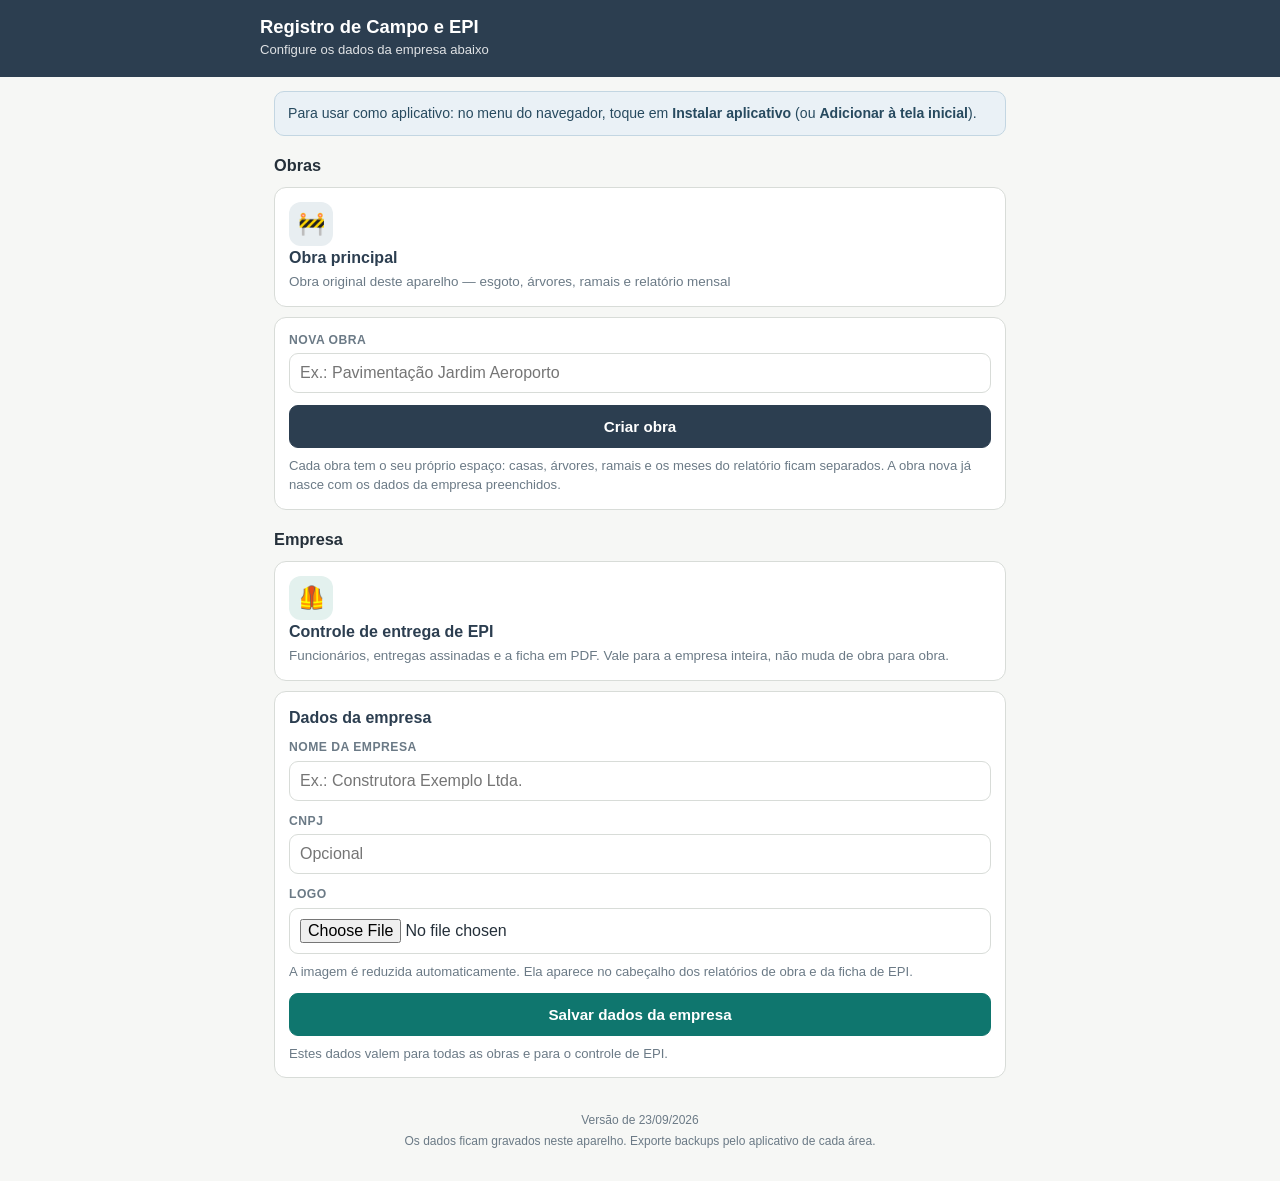
<file: index.html>
<!DOCTYPE html>
<html lang="pt-BR">
<head>
<meta charset="utf-8">
<meta name="viewport" content="width=device-width, initial-scale=1, viewport-fit=cover">
<meta name="theme-color" content="#2c3e50">
<title>Registro de Campo e EPI</title>
<link rel="manifest" href="manifest.webmanifest">
<link rel="icon" href="icone-192.png">
<link rel="apple-touch-icon" href="icone-192.png">
<style>
:root{
  --azul:#2f6f8f;
  --escuro:#2c3e50;
  --fundo:#f6f7f5;
  --borda:#d8dcd8;
  --texto:#25303a;
  --suave:#6b7a86;
  --verde:#0f766e;
  --vermelho:#c0392b;
}
*{box-sizing:border-box;-webkit-tap-highlight-color:transparent}
html,body{margin:0;padding:0}
body{
  font-family:-apple-system,BlinkMacSystemFont,"Segoe UI",Roboto,Arial,sans-serif;
  background:var(--fundo);color:var(--texto);font-size:16px;line-height:1.45;padding-bottom:30px;
}
header{background:var(--escuro);color:#fff;padding:16px 14px 18px}
header .interno{max-width:760px;margin:0 auto;display:flex;align-items:center;gap:12px}
header img.logo{height:46px;max-width:120px;object-fit:contain;background:#fff;border-radius:8px;padding:4px}
header .tit{font-size:1.15rem;font-weight:700;line-height:1.2}
header .emp{font-size:.82rem;opacity:.85;margin-top:2px}
main{max-width:760px;margin:0 auto;padding:14px}
h2{font-size:1.02rem;margin:18px 0 10px}
.cartao{background:#fff;border:1px solid var(--borda);border-radius:12px;padding:14px;margin-bottom:10px}
a.cartao{display:block;text-decoration:none;color:inherit}
a.cartao:active{background:#f0f3f4}
.cartao .nome{font-weight:700;color:var(--escuro);display:block}
.cartao .det{font-size:.84rem;color:var(--suave);margin-top:3px;display:block}
.destaque > span:last-child{min-width:0}
.destaque{display:flex;align-items:center;gap:12px}
.destaque .selo{
  width:44px;height:44px;border-radius:12px;flex:none;display:flex;align-items:center;
  justify-content:center;font-size:22px;background:#e8eef1;
}
.destaque.epi .selo{background:#e3f1ee}
label{display:block;font-size:.76rem;font-weight:600;color:var(--suave);
  text-transform:uppercase;letter-spacing:.04em;margin-bottom:4px}
input[type=text],input[type=file]{
  width:100%;padding:10px;border:1px solid var(--borda);border-radius:9px;
  font-size:16px;font-family:inherit;background:#fff;color:var(--texto);
}
.campo{margin-bottom:12px}
button{
  display:inline-flex;align-items:center;justify-content:center;gap:6px;width:100%;
  padding:12px 16px;border-radius:9px;border:1px solid var(--borda);background:#fff;
  color:var(--texto);font-size:.95rem;font-weight:600;font-family:inherit;cursor:pointer;
}
button.primario{background:var(--verde);border-color:var(--verde);color:#fff}
button.escuro{background:var(--escuro);border-color:var(--escuro);color:#fff}
.vazio{color:var(--suave);text-align:center;padding:18px 10px;font-size:.92rem}
.ajuda{font-size:.82rem;color:var(--suave);margin-top:8px}
.aviso{background:#eaf1f6;border:1px solid #c3d6e2;color:#274a5f;border-radius:10px;
  padding:11px 13px;font-size:.88rem;margin-bottom:12px}
.rodape{max-width:760px;margin:10px auto 0;padding:0 14px;font-size:.75rem;color:var(--suave);text-align:center}
</style>
</head>
<body>

<header>
  <div class="interno">
    <img id="logoEmpresa" class="logo" alt="Logo da empresa" hidden>
    <div>
      <div class="tit">Registro de Campo e EPI</div>
      <div class="emp" id="nomeEmpresa">Configure os dados da empresa abaixo</div>
    </div>
  </div>
</header>

<main>
  <div id="avisoInstalar" class="aviso" hidden>
    Para usar como aplicativo: no menu do navegador, toque em <b>Instalar aplicativo</b>
    (ou <b>Adicionar à tela inicial</b>).
  </div>

  <h2>Obras</h2>
  <div id="listaObras"></div>
  <div class="cartao">
    <div class="campo">
      <label for="novaObra">Nova obra</label>
      <input type="text" id="novaObra" autocomplete="off" placeholder="Ex.: Pavimentação Jardim Aeroporto">
    </div>
    <button type="button" id="btCriarObra" class="escuro">Criar obra</button>
    <div class="ajuda">Cada obra tem o seu próprio espaço: casas, árvores, ramais e os meses do
      relatório ficam separados. A obra nova já nasce com os dados da empresa preenchidos.</div>
  </div>

  <h2>Empresa</h2>
  <a class="cartao destaque epi" href="epi.html">
    <span class="selo">🦺</span>
    <span>
      <span class="nome">Controle de entrega de EPI</span>
      <span class="det">Funcionários, entregas assinadas e a ficha em PDF. Vale para a empresa
        inteira, não muda de obra para obra.</span>
    </span>
  </a>

  <div class="cartao">
    <div class="nome" style="margin-bottom:10px">Dados da empresa</div>
    <div class="campo">
      <label for="cEmpresa">Nome da empresa</label>
      <input type="text" id="cEmpresa" autocomplete="off" placeholder="Ex.: Construtora Exemplo Ltda.">
    </div>
    <div class="campo">
      <label for="cCnpj">CNPJ</label>
      <input type="text" id="cCnpj" autocomplete="off" placeholder="Opcional">
    </div>
    <div class="campo">
      <label for="cLogo">Logo</label>
      <input type="file" id="cLogo" accept="image/*">
      <div class="ajuda">A imagem é reduzida automaticamente. Ela aparece no cabeçalho dos
        relatórios de obra e da ficha de EPI.</div>
    </div>
    <button type="button" id="btSalvarEmpresa" class="primario">Salvar dados da empresa</button>
    <div class="ajuda" id="avisoEmpresa">Estes dados valem para todas as obras e para o controle de EPI.</div>
  </div>
</main>

<div class="rodape">
  <div id="versaoInicio"></div>
  <div style="margin-top:4px">Os dados ficam gravados neste aparelho. Exporte backups pelo aplicativo de cada área.</div>
</div>

<script>
/* =====================================================================
   Tela de entrada: as obras (aplicativo de campo) e a empresa (EPI).
   O cadastro da empresa fica aqui, num lugar só, e os dois aplicativos
   leem daqui — é o que evita digitar a mesma empresa duas vezes.
   ===================================================================== */
(function(){
'use strict';

var VERSAO_APP = '23/09/2026';
var CHAVE_LS_OBRAS = 'campo_obras_v1';
var CHAVE_LS_EMPRESA = 'campo_empresa_v1';
var LIMITE_LOGO = 500 * 1024;

function $(id){ return document.getElementById(id); }
function esc(t){
  return String(t == null ? '' : t)
    .replace(/&/g,'&amp;').replace(/</g,'&lt;').replace(/>/g,'&gt;')
    .replace(/"/g,'&quot;').replace(/'/g,'&#39;');
}
function dataBR(iso){
  var p = String(iso || '').slice(0,10).split('-');
  return p.length === 3 ? (p[2] + '/' + p[1] + '/' + p[0]) : '';
}
function tamanhoDataUrl(url){
  var i = String(url || '').indexOf(',');
  if(i < 0) return 0;
  var base = url.length - i - 1;
  var pad = url.slice(-2) === '==' ? 2 : (url.slice(-1) === '=' ? 1 : 0);
  return Math.max(0, Math.floor(base * 3 / 4) - pad);
}

/* ------------------------------ obras ------------------------------- */
function lerObras(){
  var dados = null;
  try{ dados = JSON.parse(localStorage.getItem(CHAVE_LS_OBRAS) || 'null'); }catch(e){}
  if(!dados || !Array.isArray(dados.lista) || !dados.lista.length){
    return { ativa: 'principal',
             lista: [{ id:'principal', nome:'', banco:'aguasguariroba_db', prefixo:'', criadoEm:'' }] };
  }
  return dados;
}

function gravarObras(dados){
  try{ localStorage.setItem(CHAVE_LS_OBRAS, JSON.stringify(dados)); return true; }
  catch(e){ return false; }
}

function renderizarObras(){
  var dados = lerObras();
  var html = dados.lista.map(function(o){
    var nome = o.nome || (o.id === 'principal' ? 'Obra principal' : 'Obra sem nome');
    var det = o.id === 'principal' ? 'Obra original deste aparelho'
                                   : 'Criada em ' + esc(dataBR(o.criadoEm));
    return '<a class="cartao destaque" href="campo.html?obra=' + encodeURIComponent(o.id) + '">' +
      '<span class="selo">🚧</span>' +
      '<span><span class="nome">' + esc(nome) + '</span>' +
      '<span class="det">' + det + ' — esgoto, árvores, ramais e relatório mensal</span></span>' +
    '</a>';
  }).join('');
  $('listaObras').innerHTML = html || '<div class="cartao vazio">Nenhuma obra ainda.</div>';
}

function criarObra(){
  var nome = ($('novaObra').value || '').trim();
  if(!nome){ alert('Dê um nome para a obra nova.'); $('novaObra').focus(); return; }
  var dados = lerObras();
  var id = 'obra_' + Date.now().toString(36) + Math.random().toString(36).slice(2,5);
  dados.lista.push({ id:id, nome:nome, banco:'campo_' + id, prefixo:id + '_',
                     criadoEm:new Date().toISOString() });
  dados.ativa = id;
  if(!gravarObras(dados)){
    alert('Este navegador não deixou guardar a lista de obras.');
    return;
  }
  location.href = 'campo.html?obra=' + encodeURIComponent(id);
}

/* ----------------------------- empresa ------------------------------ */
function lerEmpresa(){
  try{ return JSON.parse(localStorage.getItem(CHAVE_LS_EMPRESA) || 'null') || {}; }
  catch(e){ return {}; }
}

function gravarEmpresa(dados){
  try{ localStorage.setItem(CHAVE_LS_EMPRESA, JSON.stringify(dados)); return true; }
  catch(e){ return false; }
}

function mostrarEmpresa(){
  var e = lerEmpresa();
  $('cEmpresa').value = e.empresa || '';
  $('cCnpj').value = e.cnpj || '';
  $('nomeEmpresa').textContent = e.empresa || 'Configure os dados da empresa abaixo';
  var img = $('logoEmpresa');
  if(e.logo){ img.src = e.logo; img.hidden = false; }
  else { img.hidden = true; img.removeAttribute('src'); }
}

function salvarEmpresa(){
  var dados = lerEmpresa();
  dados.empresa = ($('cEmpresa').value || '').trim();
  dados.cnpj = ($('cCnpj').value || '').trim();
  if(!gravarEmpresa(dados)){
    $('avisoEmpresa').textContent = 'Não foi possível gravar neste navegador.';
    return;
  }
  mostrarEmpresa();
  $('avisoEmpresa').textContent = 'Dados salvos. Eles já valem para as obras e para o EPI.';
}

/* A logo é reduzida antes de guardar: imagem grande não cabe no espaço
   do navegador e ainda deixa os PDFs pesados. */
function carregarLogo(arquivo){
  if(!arquivo) return;
  if(!/^image\//.test(arquivo.type || '')){
    $('avisoEmpresa').textContent = 'Escolha um arquivo de imagem (PNG, JPG ou WEBP).';
    return;
  }
  var leitor = new FileReader();
  leitor.onerror = function(){ $('avisoEmpresa').textContent = 'Não foi possível ler a imagem.'; };
  leitor.onload = function(){
    var img = new Image();
    img.onerror = function(){ $('avisoEmpresa').textContent = 'A imagem não pôde ser aberta.'; };
    img.onload = function(){
      var escala = Math.min(1, 700 / img.width, 300 / img.height);
      var c = document.createElement('canvas');
      c.width = Math.max(1, Math.round(img.width * escala));
      c.height = Math.max(1, Math.round(img.height * escala));
      var ctx = c.getContext('2d');
      ctx.fillStyle = '#fff';
      ctx.fillRect(0, 0, c.width, c.height);
      ctx.drawImage(img, 0, 0, c.width, c.height);
      var url = c.toDataURL('image/png');
      if(tamanhoDataUrl(url) > LIMITE_LOGO){
        var q = 0.9;
        do{ url = c.toDataURL('image/jpeg', q); q -= 0.15; }
        while(tamanhoDataUrl(url) > LIMITE_LOGO && q > 0.3);
      }
      var dados = lerEmpresa();
      dados.logo = url;
      dados.logoTipo = /^data:image\/jpe?g/i.test(url) ? 'JPEG' : 'PNG';
      dados.logoDim = { w: c.width, h: c.height };
      if(!gravarEmpresa(dados)){
        $('avisoEmpresa').textContent = 'A logo não coube no armazenamento. Tente uma imagem menor.';
        return;
      }
      mostrarEmpresa();
      $('avisoEmpresa').textContent = 'Logo salva. Ela vai para os relatórios de obra e para a ficha de EPI.';
    };
    img.src = leitor.result;
  };
  leitor.readAsDataURL(arquivo);
}

/* --------------------- instalação e funcionamento offline ------------ */
function registrarServiceWorker(){
  if(!('serviceWorker' in navigator)) return;
  if(location.protocol !== 'http:' && location.protocol !== 'https:') return;
  navigator.serviceWorker.register('sw.js').catch(function(){});
}

function prepararInstalacao(){
  var jaInstalado = window.matchMedia && window.matchMedia('(display-mode: standalone)').matches;
  if(jaInstalado || location.protocol === 'file:') return;
  $('avisoInstalar').hidden = false;
  window.addEventListener('beforeinstallprompt', function(ev){
    ev.preventDefault();
    var aviso = $('avisoInstalar');
    aviso.innerHTML = '';
    var bt = document.createElement('button');
    bt.type = 'button';
    bt.className = 'escuro';
    bt.textContent = 'Instalar aplicativo neste celular';
    bt.addEventListener('click', function(){
      ev.prompt();
      ev.userChoice.then(function(){ aviso.hidden = true; });
    });
    aviso.appendChild(bt);
  });
}

document.addEventListener('DOMContentLoaded', function(){
  $('versaoInicio').textContent = 'Versão de ' + VERSAO_APP;
  renderizarObras();
  mostrarEmpresa();
  $('btCriarObra').addEventListener('click', criarObra);
  $('novaObra').addEventListener('keydown', function(ev){ if(ev.key === 'Enter') criarObra(); });
  $('btSalvarEmpresa').addEventListener('click', salvarEmpresa);
  $('cLogo').addEventListener('change', function(){ carregarLogo(this.files && this.files[0]); });
  registrarServiceWorker();
  prepararInstalacao();
});

})();
</script>
</body>
</html>
</file>
